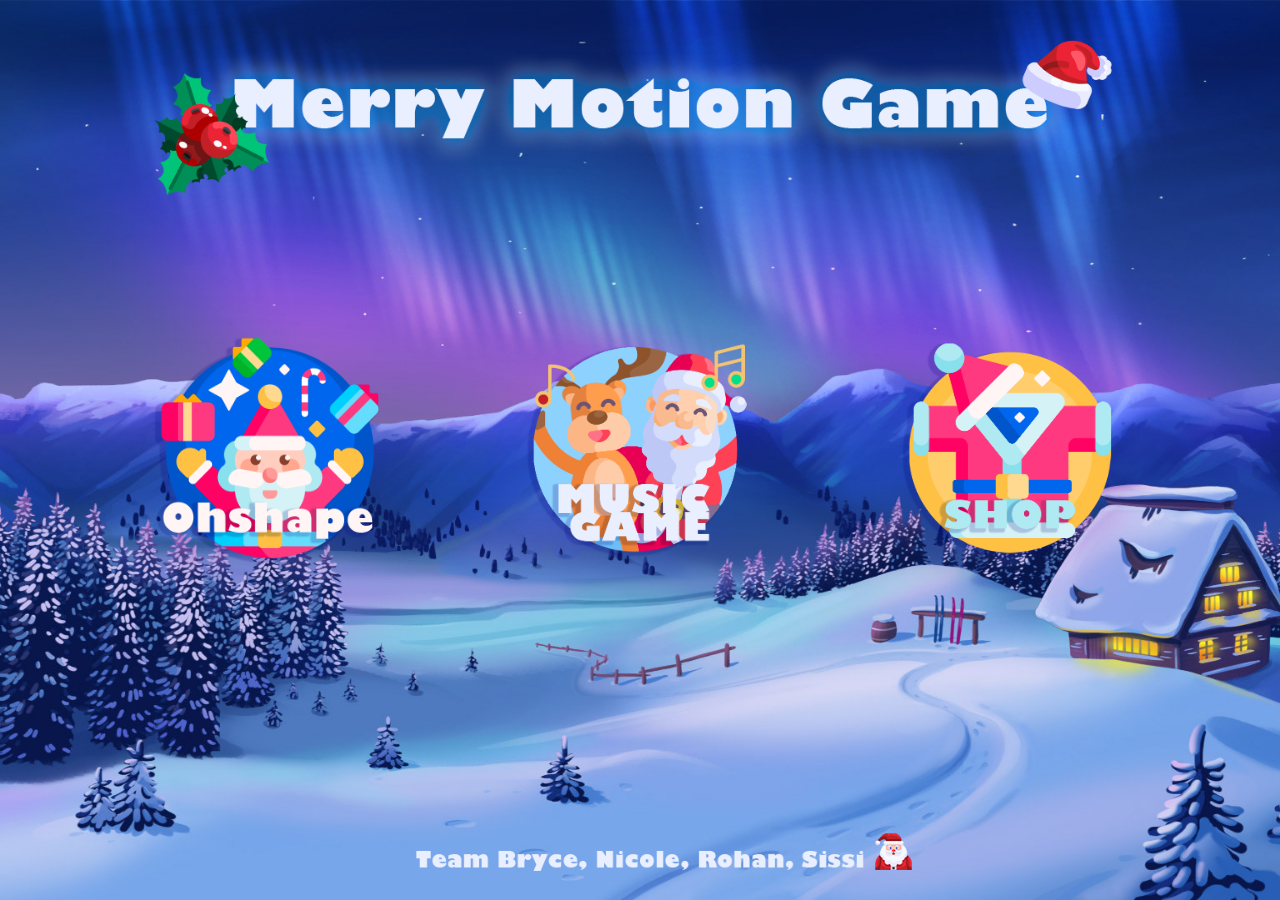
<file: index.html>
<!DOCTYPE html>
<html lang="en">
<head>
  <meta charset="UTF-8">
  <meta name="viewport" content="width=device-width, initial-scale=1.0">
  <style>
    body {
      margin: 0;
      padding: 0;
      background-image: url('images/main.png');
      background-size: cover;
      background-position: center;
      height: 100vh;
      display: flex;
      align-items: center;
      justify-content: center;
    }

    .icon-container {
      display: flex;
      justify-content: center;
      align-items: center;
    }

    .icon {
      width: 250px; 
      height: 250px;
      margin: 0 60px;
    }

    .icon:hover {
      transform: scale(1.2);
    }
  </style>
</head>
<body>
  <div class="icon-container">
    <a href="Ohshape/index.html">
      <img src="images/ohshape_icon.png" alt="Icon 1" class="icon">
    </a>
    <a href="MusicGame/index.html">
      <img src="images/musicgame_icon.png" alt="Icon 2" class="icon">
    </a>
    <a href="ShopCode/index.html">
      <img src="images/shop_icon.png" alt="Icon 3" class="icon">
    </a>
</body>
</html>
</file>
